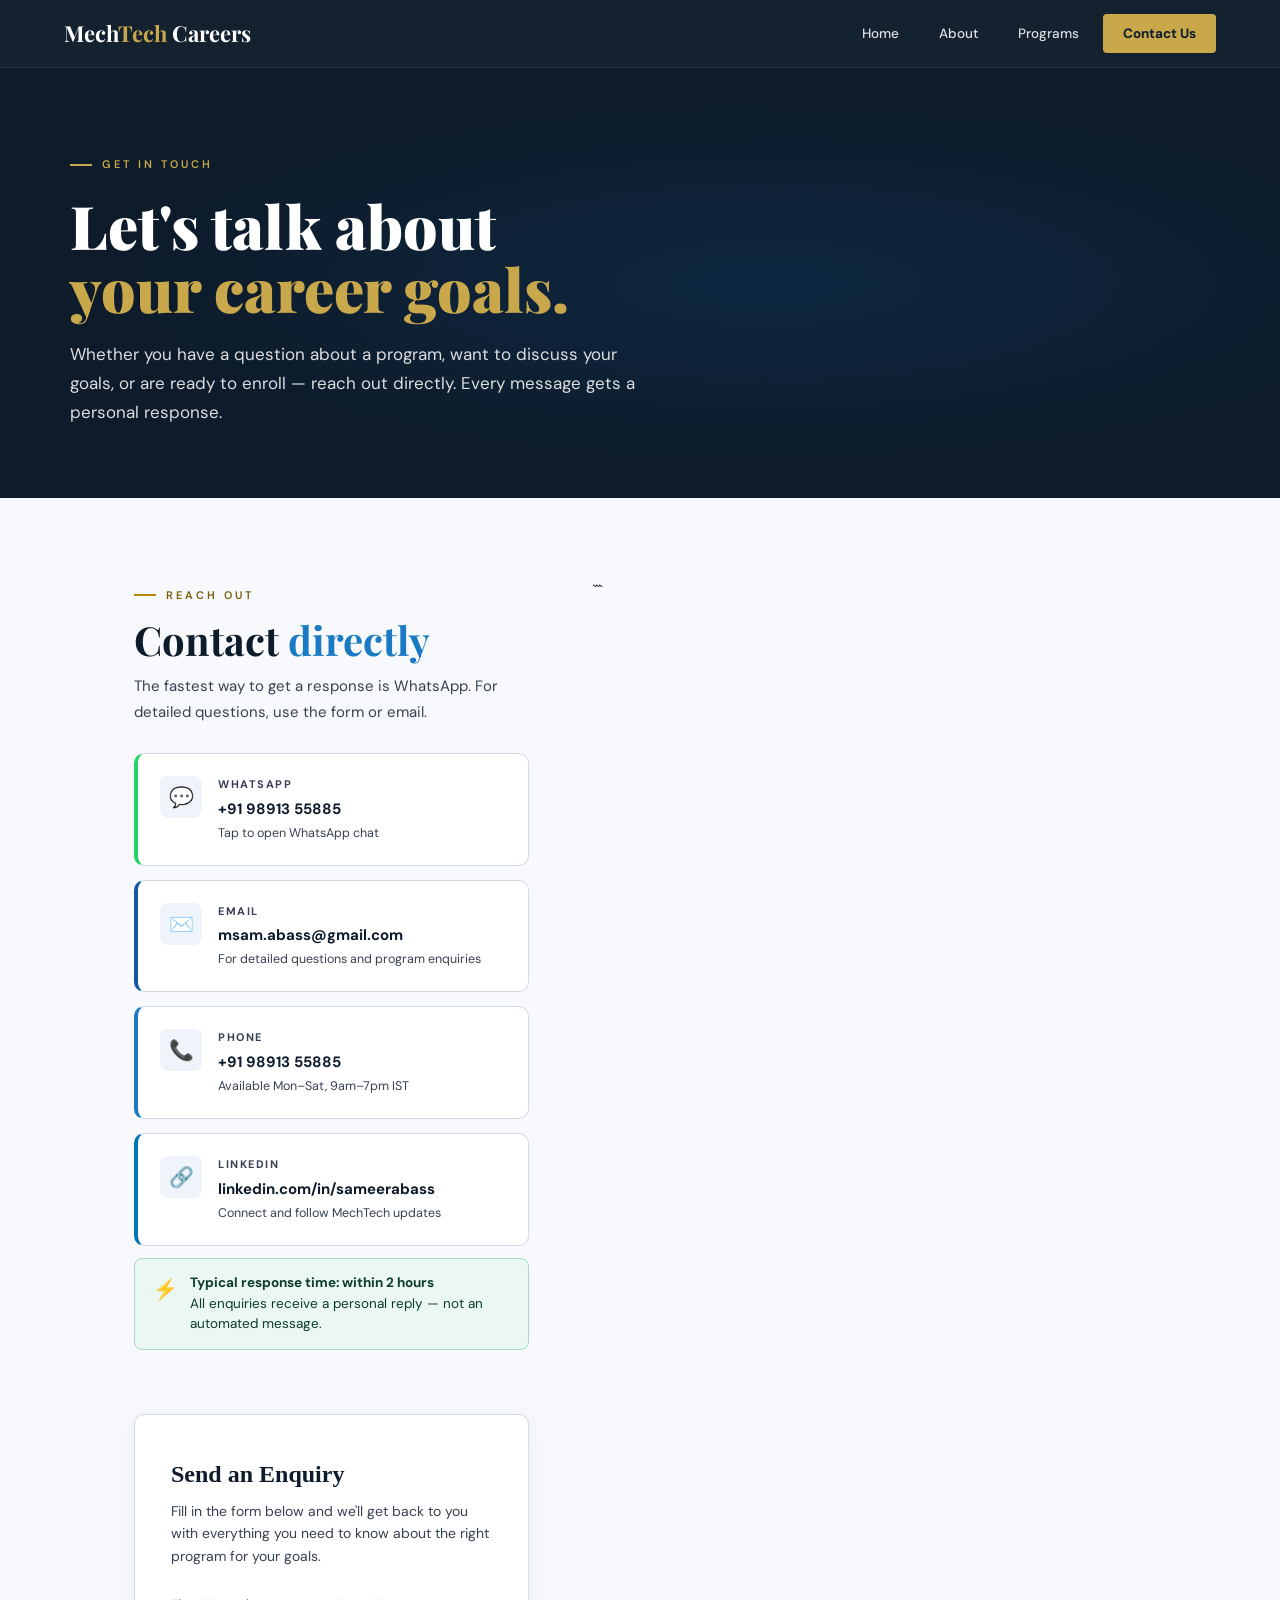
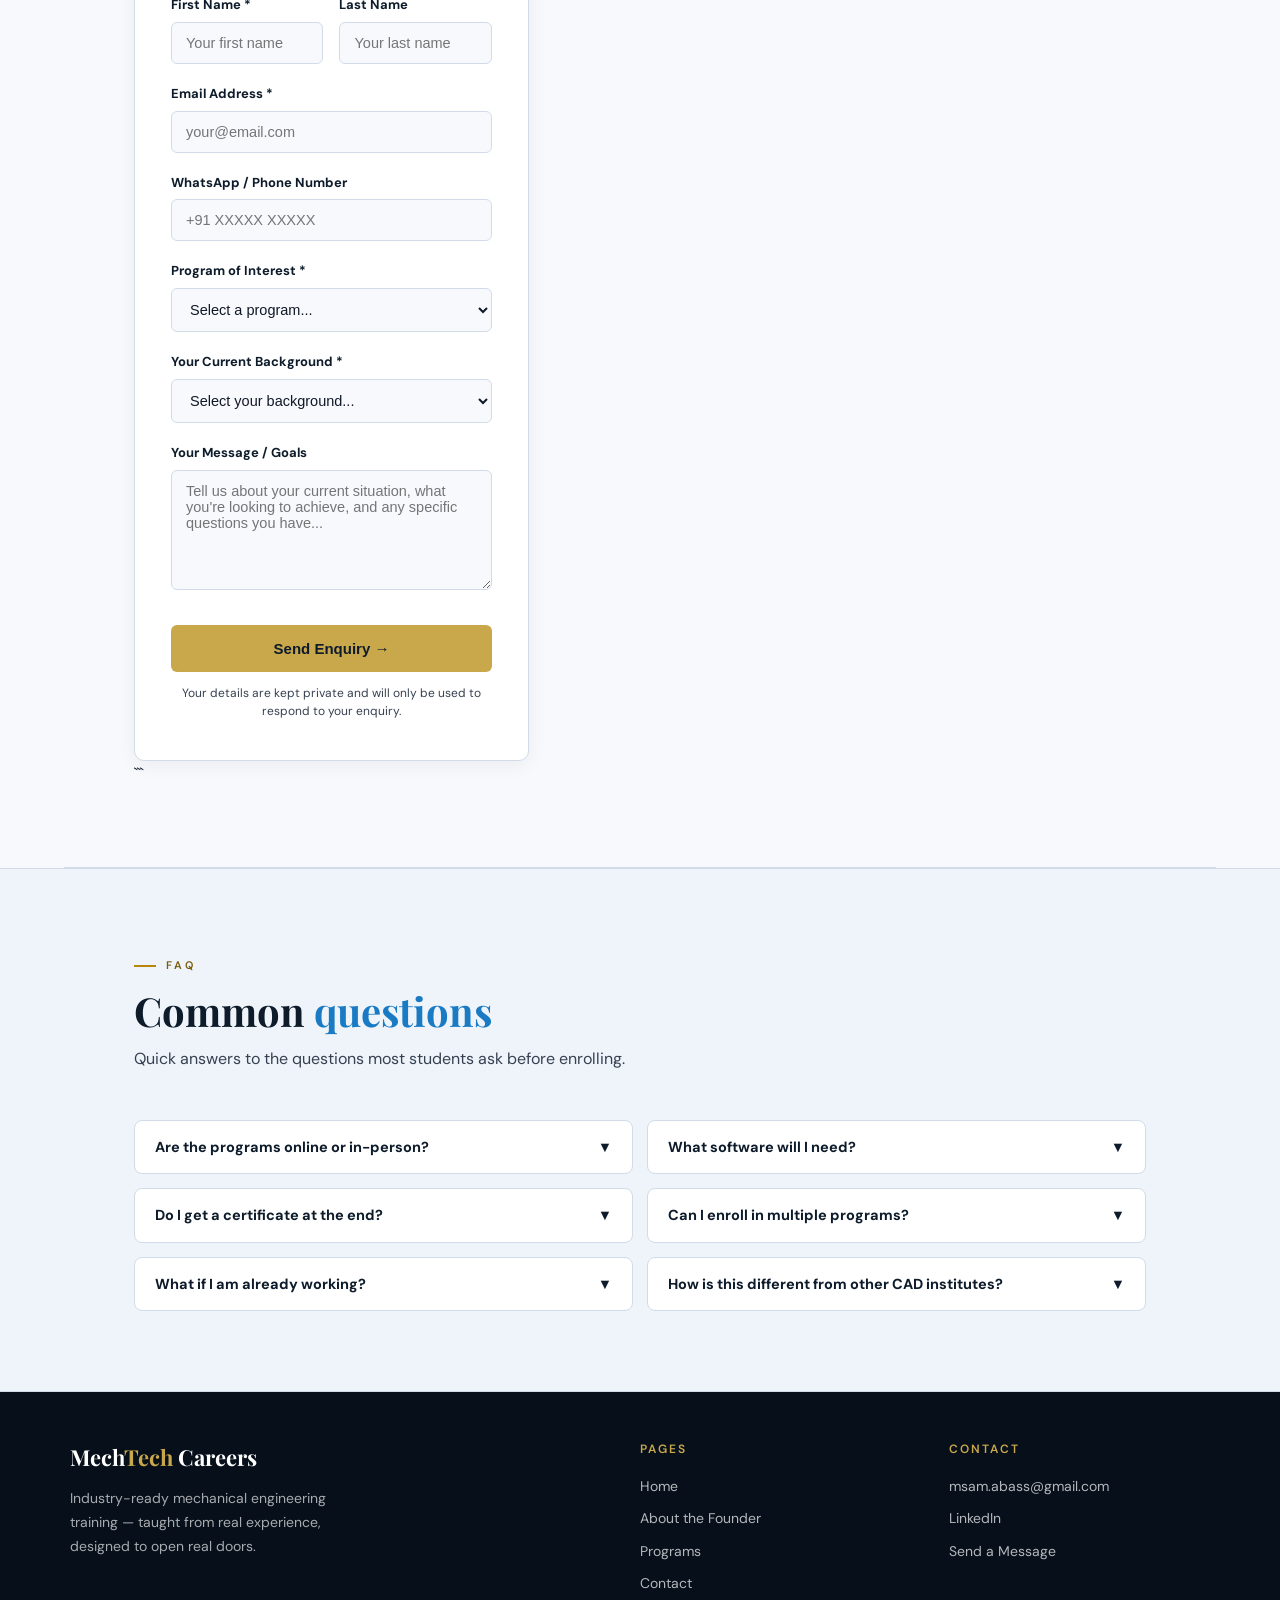
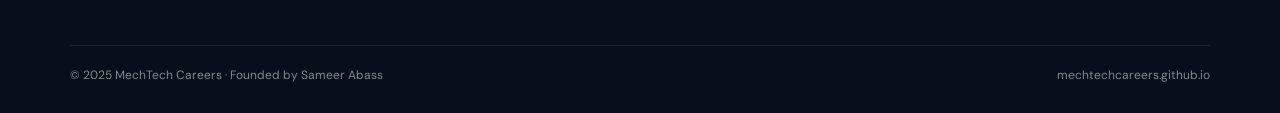
<file: contact.html>
<!DOCTYPE html>

<html lang="en">
<head>
<meta charset="UTF-8">
<meta name="viewport" content="width=device-width, initial-scale=1.0">
<title>Contact — MechTech Careers</title>
<link href="https://fonts.googleapis.com/css2?family=Playfair+Display:wght@400;700;900&family=DM+Sans:ital,wght@0,300;0,400;0,500;0,600;1,400&display=swap" rel="stylesheet">
<link rel="stylesheet" href="nav.css">
<style>
  /* ── CONTACT GRID ── */
  .contact-grid { display: grid; grid-template-columns: 1fr 1.4fr; gap: 64px; align-items: start; }

/* ── CONTACT CARDS (white — same as white-card in about.html) ── */
.contact-cards { display: flex; flex-direction: column; gap: 14px; }
.contact-card { background: #FFFFFF; border: 1px solid #D1DCE8; border-radius: 10px; padding: 22px 22px; display: flex; align-items: flex-start; gap: 16px; text-decoration: none; transition: box-shadow 0.2s, transform 0.2s; border-left: 4px solid #D1DCE8; }
.contact-card:hover { box-shadow: 0 6px 20px rgba(0,0,0,0.07); transform: translateY(-2px); }
.contact-card.whatsapp { border-left-color: #25D366; }
.contact-card.email    { border-left-color: #1557A0; }
.contact-card.phone    { border-left-color: #1A7BC4; }
.contact-card.linkedin { border-left-color: #0077B5; }
.cc-icon { width: 42px; height: 42px; border-radius: 8px; display: flex; align-items: center; justify-content: center; font-size: 20px; flex-shrink: 0; background: #EEF4FA; }
.cc-label { font-size: 11px; letter-spacing: 1.5px; text-transform: uppercase; font-weight: 700; color: #374151; margin-bottom: 3px; }
.cc-value { font-size: 15px; font-weight: 700; color: #0D1B2A; margin-bottom: 2px; }
.cc-sub { font-size: 12.5px; color: #374151; }

/* ── RESPONSE NOTE (green callout — same as .ymfu in about.html) ── */
.response-note { background: #EAF7F2; border: 1px solid #A8D8C8; border-radius: 8px; padding: 14px 18px; display: flex; align-items: flex-start; gap: 12px; margin-top: 12px; }
.response-note p { font-size: 13.5px; color: #0D3D2A; line-height: 1.55; }
.response-note strong { color: #0D3D2A; }

/* ── FORM CARD (white — same as .skill-card in about.html) ── */
.form-card { background: #FFFFFF; border: 1px solid #D1DCE8; border-radius: 10px; padding: 40px 36px; box-shadow: 0 4px 20px rgba(0,0,0,0.06); }
.form-title { font-family: ‘Playfair Display’, serif; font-size: 24px; font-weight: 700; color: #0D1B2A; margin-bottom: 6px; }
.form-sub { font-size: 14px; color: #374151; margin-bottom: 28px; line-height: 1.6; }
.form-row { display: grid; grid-template-columns: 1fr 1fr; gap: 16px; margin-bottom: 20px; }
.form-group { margin-bottom: 20px; }
label { display: block; font-size: 13px; font-weight: 700; color: #0D1B2A; margin-bottom: 6px; }
input, select, textarea { width: 100%; padding: 12px 14px; border: 1.5px solid #D1DCE8; border-radius: 6px; font-size: 14.5px; font-family: ‘DM Sans’, sans-serif; color: #111827; background: #F7F9FC; transition: border-color 0.2s, box-shadow 0.2s; outline: none; }
input:focus, select:focus, textarea:focus { border-color: #1557A0; box-shadow: 0 0 0 3px rgba(21,87,160,0.08); background: #FFFFFF; }
textarea { resize: vertical; min-height: 120px; }
select { cursor: pointer; }
.form-btn { width: 100%; background: #C9A84C; color: #0D1B2A; border: none; padding: 15px; font-size: 15px; font-weight: 700; border-radius: 6px; cursor: pointer; font-family: ‘DM Sans’, sans-serif; transition: background 0.2s, transform 0.2s; margin-top: 8px; }
.form-btn:hover { background: #dbb95a; transform: translateY(-1px); }
.form-note { font-size: 12px; color: #374151; text-align: center; margin-top: 12px; line-height: 1.5; }
.form-success { display: none; background: #EAF7F2; border: 1px solid #A8D8C8; border-radius: 8px; padding: 24px; text-align: center; margin-top: 16px; }
.form-success.show { display: block; }
.form-success strong { font-size: 16px; display: block; margin-bottom: 8px; color: #0D1B2A; }
.form-success p { font-size: 14.5px; color: #0D3D2A; line-height: 1.6; }

/* ── FAQ (tinted — same as .gap-bg in about.html) ── */
.faq-grid { display: grid; grid-template-columns: 1fr 1fr; gap: 14px; margin-top: 40px; }
.faq-item { background: #FFFFFF; border: 1px solid #D1DCE8; border-radius: 8px; overflow: hidden; }
.faq-q { display: flex; align-items: center; justify-content: space-between; padding: 16px 20px; cursor: pointer; transition: background 0.2s; user-select: none; }
.faq-q:hover { background: #EEF4FA; }
.faq-q.open { background: #EEF4FA; border-bottom: 1px solid #D1DCE8; }
.faq-q span { font-size: 14.5px; font-weight: 700; color: #0D1B2A; line-height: 1.4; }
.faq-arrow { font-size: 11px; color: #374151; transition: transform 0.3s; flex-shrink: 0; margin-left: 12px; }
.faq-q.open .faq-arrow { transform: rotate(180deg); }
.faq-a { max-height: 0; overflow: hidden; transition: max-height 0.3s ease; }
.faq-a.open { max-height: 300px; }
.faq-a-inner { padding: 14px 20px 18px; font-size: 14px; color: #374151; line-height: 1.7; }

@media(max-width:960px) {
.contact-grid { grid-template-columns: 1fr; }
.form-card { padding: 28px 22px; }
.form-row { grid-template-columns: 1fr; }
.faq-grid { grid-template-columns: 1fr; }
}
</style>

</head>
<body>

<nav class="nav" id="nav">
  <a href="index.html" class="nav-brand">Mech<span>Tech</span> Careers</a>
  <div class="nav-links">
    <a href="index.html">Home</a>
    <a href="about.html">About</a>
    <a href="programs.html">Programs</a>
    <a href="contact.html" class="active nav-cta">Contact Us</a>
  </div>
  <div class="nav-toggle" id="navToggle" onclick="toggleNav()"><span></span><span></span><span></span></div>
</nav>
<div class="nav-mobile" id="navMobile">
  <a href="index.html">Home</a>
  <a href="about.html">About the Founder</a>
  <a href="programs.html">Programs</a>
  <a href="contact.html" class="active nav-cta">Contact Us</a>
</div>

<!-- PAGE HERO -->

<section class="page-hero">
  <div class="page-hero-inner">
    <div class="page-hero-tag">Get in Touch</div>
    <h1>Let's talk about <em>your career goals.</em></h1>
    <p>Whether you have a question about a program, want to discuss your goals, or are ready to enroll — reach out directly. Every message gets a personal response.</p>
  </div>
</section>

<!-- CONTACT + FORM -->

<section class="section-light">
  <div class="wrap">
    <div class="contact-grid">
      <div>
        <div class="eyebrow">Reach Out</div>
        <h2 class="sec-title">Contact <em>directly</em></h2>
        <p style="font-size:15px;color:#374151;margin-bottom:28px;line-height:1.7;">The fastest way to get a response is WhatsApp. For detailed questions, use the form or email.</p>
        <div class="contact-cards">
          <a href="https://wa.me/91XXXXXXXXXX" target="_blank" class="contact-card whatsapp">
            <div class="cc-icon">💬</div>
            <div><div class="cc-label">WhatsApp</div><div class="cc-value">+91 98913 55885</div><div class="cc-sub">Tap to open WhatsApp chat</div></div>
          </a>
          <a href="mailto:msam.abass@gmail.com" class="contact-card email">
            <div class="cc-icon">✉️</div>
            <div><div class="cc-label">Email</div><div class="cc-value">msam.abass@gmail.com</div><div class="cc-sub">For detailed questions and program enquiries</div></div>
          </a>
          <a href="tel:+91XXXXXXXXXX" class="contact-card phone">
            <div class="cc-icon">📞</div>
            <div><div class="cc-label">Phone</div><div class="cc-value">+91 98913 55885</div><div class="cc-sub">Available Mon–Sat, 9am–7pm IST</div></div>
          </a>
          <a href="https://linkedin.com/in/sameerabass" target="_blank" class="contact-card linkedin">
            <div class="cc-icon">🔗</div>
            <div><div class="cc-label">LinkedIn</div><div class="cc-value">linkedin.com/in/sameerabass</div><div class="cc-sub">Connect and follow MechTech updates</div></div>
          </a>
        </div>
        <div class="response-note">
          <span style="font-size:20px">⚡</span>
          <p><strong>Typical response time: within 2 hours</strong><br>All enquiries receive a personal reply — not an automated message.</p>
        </div>
      </div>

```
  <div class="form-card">
    <div class="form-title">Send an Enquiry</div>
    <div class="form-sub">Fill in the form below and we'll get back to you with everything you need to know about the right program for your goals.</div>
    <form id="enquiryForm" onsubmit="submitForm(event)">
      <div class="form-row">
        <div><label for="fname">First Name *</label><input type="text" id="fname" placeholder="Your first name" required></div>
        <div><label for="lname">Last Name</label><input type="text" id="lname" placeholder="Your last name"></div>
      </div>
      <div class="form-group"><label for="email">Email Address *</label><input type="email" id="email" placeholder="your@email.com" required></div>
      <div class="form-group"><label for="phone">WhatsApp / Phone Number</label><input type="tel" id="phone" placeholder="+91 XXXXX XXXXX"></div>
      <div class="form-group">
        <label for="program">Program of Interest *</label>
        <select id="program" required>
          <option value="" disabled selected>Select a program...</option>
          <option>Mechanical Design Program</option>
          <option>CAD Professional Program</option>
          <option>Manufacturing Industry Readiness</option>
          <option>Production & Quality Engineering</option>
          <option>Career Mentorship & Overseas Guidance</option>
          <option>Multiple programs / Not sure yet</option>
        </select>
      </div>
      <div class="form-group">
        <label for="background">Your Current Background *</label>
        <select id="background" required>
          <option value="" disabled selected>Select your background...</option>
          <option>Final Year Engineering Student</option>
          <option>Fresh Graduate (0–1 year)</option>
          <option>Diploma Holder</option>
          <option>Working Professional (looking to upskill)</option>
          <option>Aspiring for Overseas / MS / Research</option>
        </select>
      </div>
      <div class="form-group"><label for="message">Your Message / Goals</label><textarea id="message" placeholder="Tell us about your current situation, what you're looking to achieve, and any specific questions you have..."></textarea></div>
      <button type="submit" class="form-btn">Send Enquiry →</button>
      <div class="form-note">Your details are kept private and will only be used to respond to your enquiry.</div>
    </form>
    <div class="form-success" id="formSuccess">
      <strong>✅ Enquiry Received!</strong>
      <p>Thank you for reaching out. You'll receive a personal response within 2-3 hours. In the meantime, connect on <a href="https://linkedin.com/in/sameerabass" style="color:#1557A0;font-weight:600">LinkedIn</a>.</p>
    </div>
  </div>
</div>
```

  </div>
</section>

<div class="divider"></div>

<!-- FAQ -->

<section class="section-tint">
  <div class="wrap">
    <div class="eyebrow">FAQ</div>
    <h2 class="sec-title">Common <em>questions</em></h2>
    <p class="sec-sub">Quick answers to the questions most students ask before enrolling.</p>
    <div class="faq-grid">
      <div class="faq-item"><div class="faq-q" onclick="toggleFaq(this)"><span>Are the programs online or in-person?</span><span class="faq-arrow">▼</span></div><div class="faq-a"><div class="faq-a-inner">Both options are available. In-person sessions are held at our training centre, and online programs are conducted via live sessions with recordings available. Contact us to discuss which format suits you.</div></div></div>
      <div class="faq-item"><div class="faq-q" onclick="toggleFaq(this)"><span>What software will I need?</span><span class="faq-arrow">▼</span></div><div class="faq-a"><div class="faq-a-inner">For CAD programs, you will need access to SolidWorks, CATIA V5, or Creo. We will guide you on obtaining student licenses or trial versions. For other programs, standard tools like MS Office are sufficient.</div></div></div>
      <div class="faq-item"><div class="faq-q" onclick="toggleFaq(this)"><span>Do I get a certificate at the end?</span><span class="faq-arrow">▼</span></div><div class="faq-a"><div class="faq-a-inner">Yes — a MechTech Careers completion certificate is issued for each program. More importantly, you will leave with a portfolio of real work that is far more valuable in interviews than a certificate alone.</div></div></div>
      <div class="faq-item"><div class="faq-q" onclick="toggleFaq(this)"><span>Can I enroll in multiple programs?</span><span class="faq-arrow">▼</span></div><div class="faq-a"><div class="faq-a-inner">Absolutely — many students combine programs like Mechanical Design + CAD Professional, or Manufacturing + Quality. We can create a custom learning path based on your goals. Just mention it in your enquiry.</div></div></div>
      <div class="faq-item"><div class="faq-q" onclick="toggleFaq(this)"><span>What if I am already working?</span><span class="faq-arrow">▼</span></div><div class="faq-a"><div class="faq-a-inner">Programs are designed to be flexible for working professionals. Weekend batches and evening sessions are available. Many working engineers join to qualify for senior roles or overseas opportunities.</div></div></div>
      <div class="faq-item"><div class="faq-q" onclick="toggleFaq(this)"><span>How is this different from other CAD institutes?</span><span class="faq-arrow">▼</span></div><div class="faq-a"><div class="faq-a-inner">Most training institutes teach software. MechTech teaches how industry actually uses that software — with real design intent, OEM-level workflows, and a founder who spent decades doing this at muliple OEM's. The difference shows up in interviews.</div></div></div>
    </div>
  </div>
</section>

<!-- FOOTER -->

<footer class="footer">
  <div class="footer-grid">
    <div><div class="footer-brand">Mech<span>Tech</span> Careers</div><p class="footer-desc">Industry-ready mechanical engineering training — taught from real experience, designed to open real doors.</p></div>
    <div class="footer-col"><h4>Pages</h4><a href="index.html">Home</a><a href="about.html">About the Founder</a><a href="programs.html">Programs</a><a href="contact.html">Contact</a></div>
    <div class="footer-col"><h4>Contact</h4><a href="mailto:msam.abass@gmail.com">msam.abass@gmail.com</a><a href="https://linkedin.com/in/sameerabass" target="_blank">LinkedIn</a><a href="contact.html">Send a Message</a></div>
  </div>
  <div class="footer-bottom"><div class="footer-copy">© 2025 MechTech Careers · Founded by Sameer Abass</div><div class="footer-copy">mechtechcareers.github.io</div></div>
</footer>

<script>
  window.addEventListener('scroll',()=>{ document.getElementById('nav').classList.toggle('scrolled',window.scrollY>20); });
  function toggleNav(){ document.getElementById('navToggle').classList.toggle('open'); document.getElementById('navMobile').classList.toggle('open'); }
  document.querySelectorAll('.nav-mobile a').forEach(a=>a.addEventListener('click',()=>{ document.getElementById('navToggle').classList.remove('open'); document.getElementById('navMobile').classList.remove('open'); }));
  function toggleFaq(el){ el.classList.toggle('open'); el.nextElementSibling.classList.toggle('open'); }
  function submitForm(e){
    e.preventDefault();
    const name=document.getElementById('fname').value+' '+document.getElementById('lname').value;
    const email=document.getElementById('email').value;
    const phone=document.getElementById('phone').value;
    const program=document.getElementById('program').value;
    const background=document.getElementById('background').value;
    const message=document.getElementById('message').value;
    const waMsg=encodeURIComponent(`*New MechTech Enquiry*\n\nName: ${name}\nEmail: ${email}\nPhone: ${phone}\nProgram: ${program}\nBackground: ${background}\n\nMessage: ${message}`);
    window.open(`https://wa.me/91XXXXXXXXXX?text=${waMsg}`,'_blank');
    document.getElementById('enquiryForm').style.display='none';
    document.getElementById('formSuccess').classList.add('show');
  }
</script>

</body>
</html>
</file>
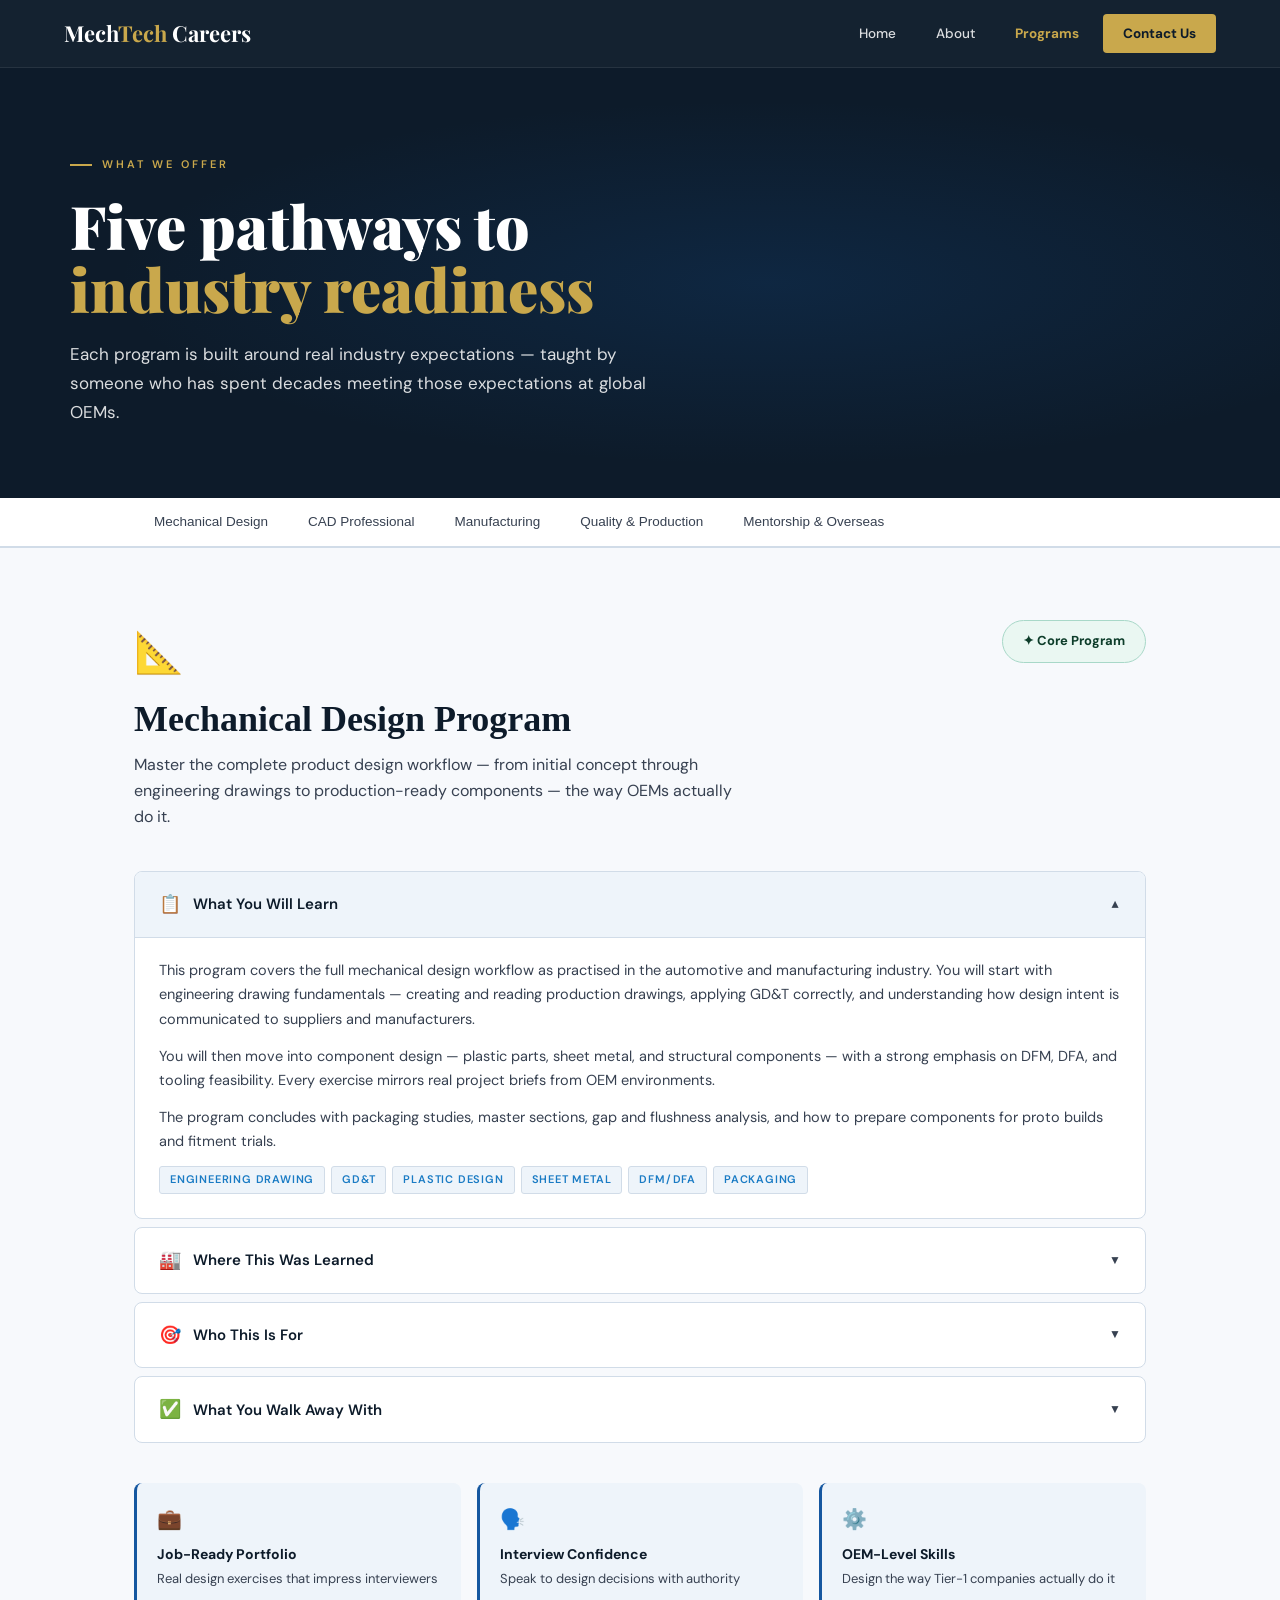
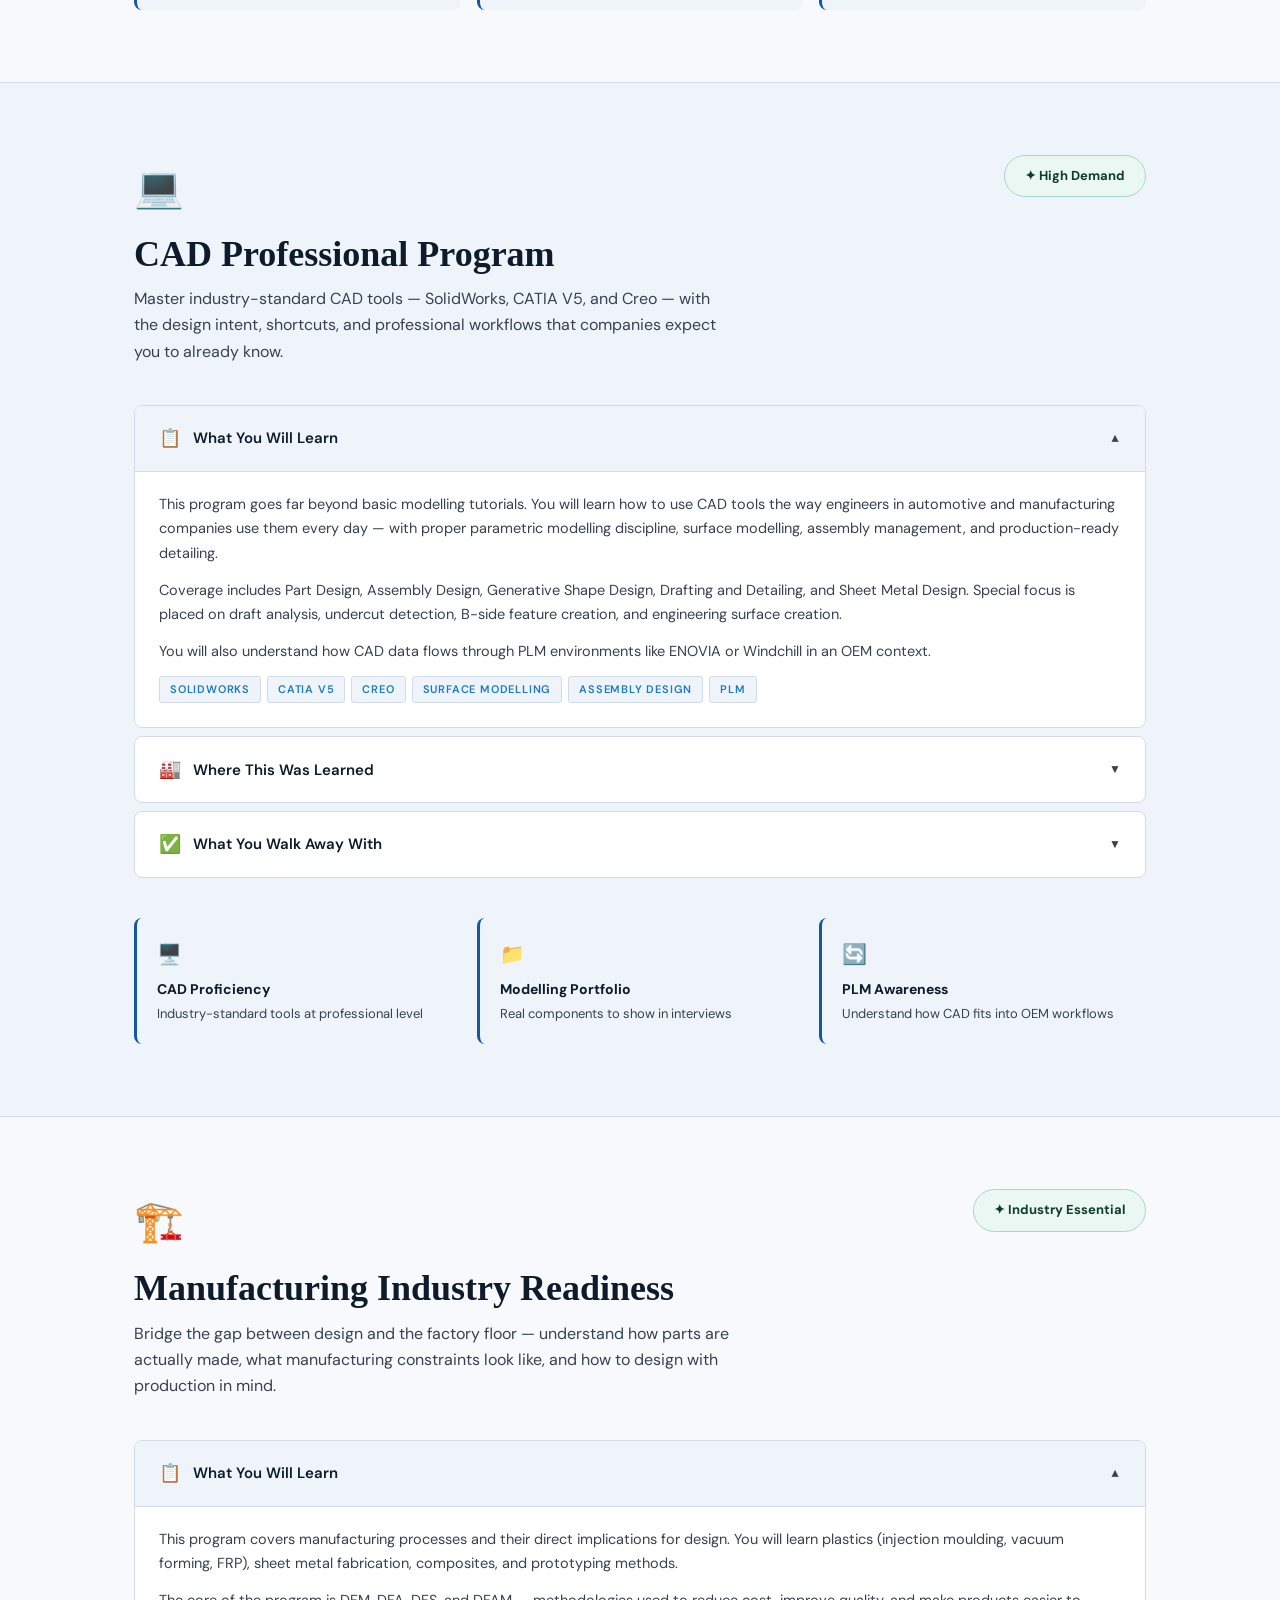
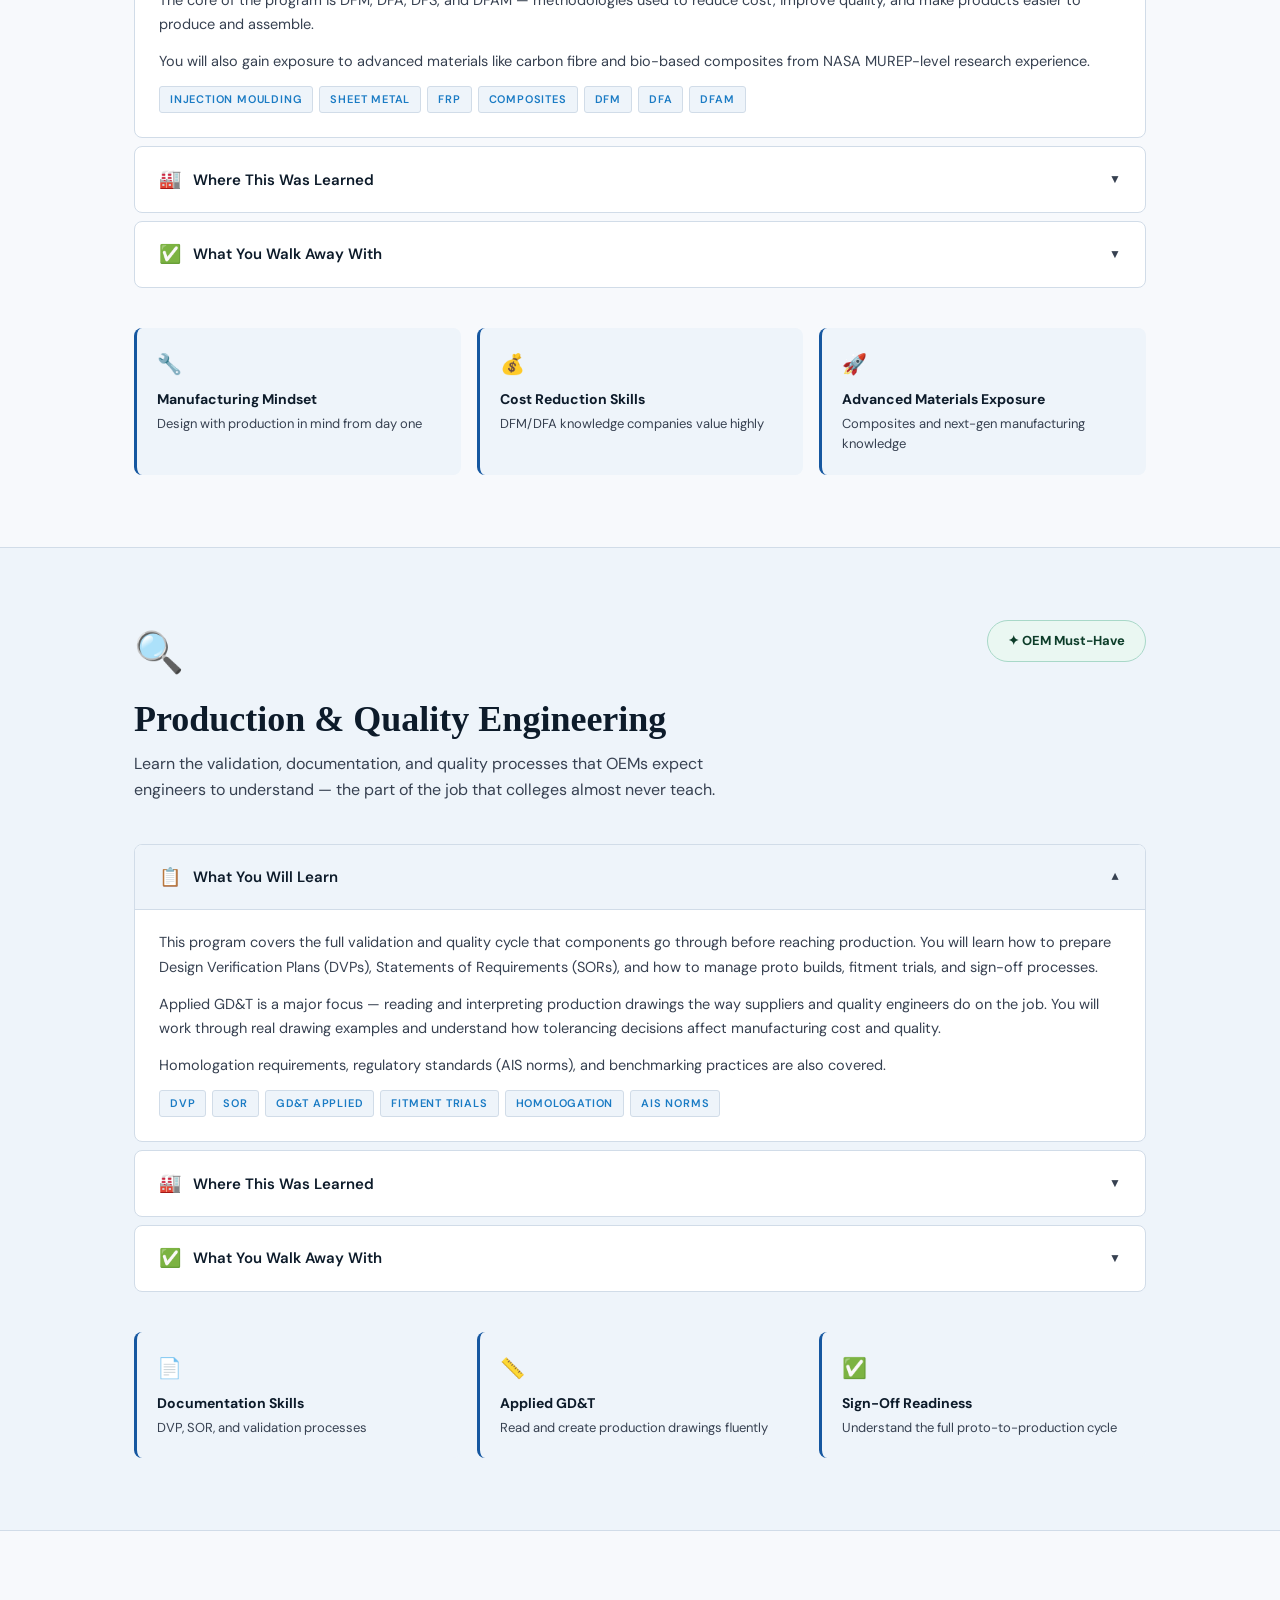
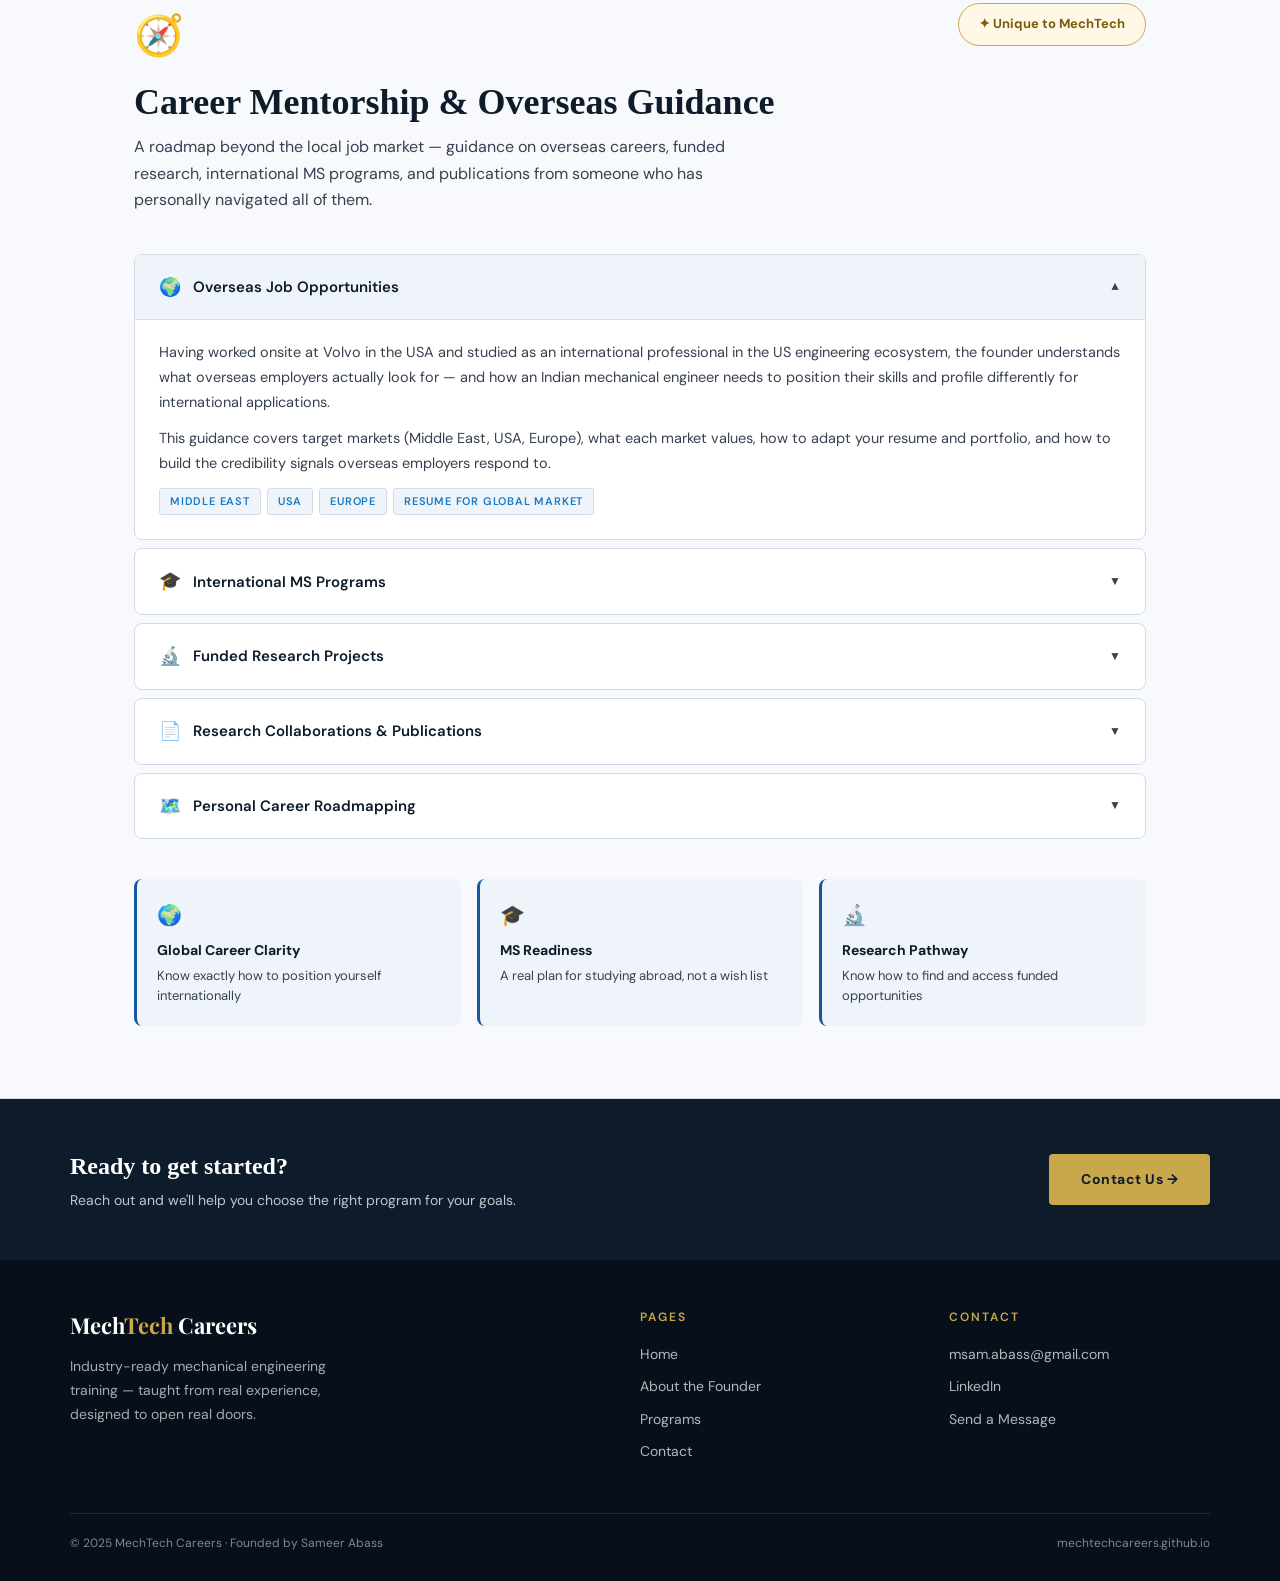
<file: programs.html>
<!DOCTYPE html>

<html lang="en">
<head>
<meta charset="UTF-8">
<meta name="viewport" content="width=device-width, initial-scale=1.0">
<title>Programs — MechTech Careers</title>
<link href="https://fonts.googleapis.com/css2?family=Playfair+Display:wght@400;700;900&family=DM+Sans:ital,wght@0,300;0,400;0,500;0,600;1,400&display=swap" rel="stylesheet">
<link rel="stylesheet" href="nav.css">
<style>
  /* ── PROGRAM TABS (white sticky bar) ── */
  .prog-tabs { background: #FFFFFF; border-bottom: 2px solid #D1DCE8; position: sticky; top: 68px; z-index: 100; }
  .prog-tabs-inner { max-width: 1140px; margin: 0 auto; padding: 0 64px; display: flex; overflow-x: auto; }
  .prog-tab { font-size: 13.5px; font-weight: 500; color: #374151; padding: 16px 20px; border-bottom: 3px solid transparent; margin-bottom: -2px; cursor: pointer; white-space: nowrap; background: none; border-top: none; border-left: none; border-right: none; transition: color 0.2s, border-color 0.2s; }
  .prog-tab:hover { color: #0D1B2A; }
  .prog-tab.active { color: #1557A0; border-bottom-color: #1557A0; font-weight: 700; }

/* ── PROGRAM SECTION (light bg — same as wrap areas in about.html) ── */
.prog-section { padding: 72px 0; border-bottom: 1px solid #D1DCE8; background: #F7F9FC; }
.prog-section:nth-child(even) { background: #EEF4FA; }
.prog-section:last-child { border-bottom: none; }
.prog-inner { max-width: 1140px; margin: 0 auto; padding: 0 64px; }

/* ── PROGRAM HEADER ── */
.prog-header { display: grid; grid-template-columns: 1fr auto; gap: 32px; align-items: start; margin-bottom: 40px; }
.prog-icon-big { font-size: 40px; margin-bottom: 14px; }
.prog-title { font-family: ‘Playfair Display’, serif; font-size: clamp(26px,3.5vw,36px); font-weight: 700; color: #0D1B2A; line-height: 1.2; margin-bottom: 10px; }
.prog-tagline { font-size: 16px; color: #374151; line-height: 1.65; max-width: 600px; }
.prog-badge { background: #EAF7F2; border: 1px solid #A8D8C8; border-radius: 40px; padding: 10px 20px; font-size: 13px; font-weight: 700; color: #0D3D2A; white-space: nowrap; }
.prog-badge-gold { background: #FFF8E7; border: 1px solid #C9A84C; border-radius: 40px; padding: 10px 20px; font-size: 13px; font-weight: 700; color: #7A5C0A; white-space: nowrap; }

/* ── ACCORDION (white card — same as skill-cards in about.html) ── */
.accordion { display: flex; flex-direction: column; gap: 8px; }
.acc-item { border: 1px solid #D1DCE8; border-radius: 8px; overflow: hidden; background: #FFFFFF; }
.acc-header { display: flex; align-items: center; justify-content: space-between; padding: 18px 24px; cursor: pointer; user-select: none; transition: background 0.2s; }
.acc-header:hover { background: #EEF4FA; }
.acc-header.open { background: #EEF4FA; border-bottom: 1px solid #D1DCE8; }
.acc-title { font-size: 15px; font-weight: 600; color: #0D1B2A; display: flex; align-items: center; gap: 12px; }
.acc-icon { font-size: 18px; }
.acc-arrow { font-size: 12px; color: #374151; transition: transform 0.3s; flex-shrink: 0; }
.acc-header.open .acc-arrow { transform: rotate(180deg); }
.acc-body { max-height: 0; overflow: hidden; transition: max-height 0.35s ease; }
.acc-body.open { max-height: 600px; }
.acc-content { padding: 20px 24px 24px; }
.acc-content p { font-size: 14.5px; color: #374151; line-height: 1.7; margin-bottom: 12px; }
.acc-content p:last-child { margin-bottom: 0; }
.acc-tags { display: flex; flex-wrap: wrap; gap: 6px; margin-top: 12px; }
.acc-tag { font-size: 11px; letter-spacing: 0.8px; text-transform: uppercase; background: #EEF4FA; border: 1px solid #D1DCE8; color: #1A7BC4; padding: 4px 10px; border-radius: 3px; font-weight: 600; }

/* ── OUTCOMES (tinted — same as gap items in about.html) ── */
.outcomes { display: grid; grid-template-columns: repeat(3,1fr); gap: 16px; margin-top: 40px; }
.outcome { background: #EEF4FA; border-radius: 8px; padding: 20px; border-left: 3px solid #1557A0; }
.outcome-icon { font-size: 20px; margin-bottom: 8px; }
.outcome-title { font-size: 14px; font-weight: 700; color: #0D1B2A; margin-bottom: 4px; }
.outcome-desc { font-size: 13px; color: #374151; line-height: 1.55; }

/* ── CTA STRIP (dark navy) ── */
.cta-strip { background: #0D1B2A; padding: 48px 64px; }
.cta-strip-inner { max-width: 1140px; margin: 0 auto; display: flex; align-items: center; justify-content: space-between; gap: 32px; }
.cta-strip h3 { font-family: ‘Playfair Display’, serif; font-size: 24px; color: #ffffff; font-weight: 700; }
.cta-strip p { font-size: 14px; color: rgba(255,255,255,0.75); margin-top: 4px; }

@media(max-width:960px) {
.prog-tabs-inner { padding: 0 28px; }
.prog-inner { padding: 0 28px; }
.prog-header { grid-template-columns: 1fr; }
.outcomes { grid-template-columns: 1fr 1fr; }
.cta-strip { padding: 36px 28px; }
.cta-strip-inner { flex-direction: column; text-align: center; }
}
@media(max-width:580px) { .outcomes { grid-template-columns: 1fr; } }
</style>

</head>
<body>

<nav class="nav" id="nav">
  <a href="index.html" class="nav-brand">Mech<span>Tech</span> Careers</a>
  <div class="nav-links">
    <a href="index.html">Home</a>
    <a href="about.html">About</a>
    <a href="programs.html" class="active">Programs</a>
    <a href="contact.html" class="nav-cta">Contact Us</a>
  </div>
  <div class="nav-toggle" id="navToggle" onclick="toggleNav()"><span></span><span></span><span></span></div>
</nav>
<div class="nav-mobile" id="navMobile">
  <a href="index.html">Home</a>
  <a href="about.html">About the Founder</a>
  <a href="programs.html" class="active">Programs</a>
  <a href="contact.html" class="nav-cta">Contact Us</a>
</div>

<!-- PAGE HERO -->

<section class="page-hero">
  <div class="page-hero-inner">
    <div class="page-hero-tag">What We Offer</div>
    <h1>Five pathways to <em>industry readiness</em></h1>
    <p>Each program is built around real industry expectations — taught by someone who has spent decades meeting those expectations at global OEMs.</p>
  </div>
</section>

<!-- STICKY TABS -->

<div class="prog-tabs">
  <div class="prog-tabs-inner">
    <button class="prog-tab active" onclick="jumpTo('mechanical-design',this)">Mechanical Design</button>
    <button class="prog-tab" onclick="jumpTo('cad',this)">CAD Professional</button>
    <button class="prog-tab" onclick="jumpTo('manufacturing',this)">Manufacturing</button>
    <button class="prog-tab" onclick="jumpTo('quality',this)">Quality & Production</button>
    <button class="prog-tab" onclick="jumpTo('mentorship',this)">Mentorship & Overseas</button>
  </div>
</div>

<!-- PROGRAM 1 -->

<section class="prog-section" id="mechanical-design">
  <div class="prog-inner">
    <div class="prog-header">
      <div><div class="prog-icon-big">📐</div><div class="prog-title">Mechanical Design Program</div><div class="prog-tagline">Master the complete product design workflow — from initial concept through engineering drawings to production-ready components — the way OEMs actually do it.</div></div>
      <div class="prog-badge">✦ Core Program</div>
    </div>
    <div class="accordion">
      <div class="acc-item">
        <div class="acc-header open" onclick="toggleAcc(this)"><div class="acc-title"><span class="acc-icon">📋</span>What You Will Learn</div><span class="acc-arrow">▼</span></div>
        <div class="acc-body open"><div class="acc-content">
          <p>This program covers the full mechanical design workflow as practised in the automotive and manufacturing industry. You will start with engineering drawing fundamentals — creating and reading production drawings, applying GD&T correctly, and understanding how design intent is communicated to suppliers and manufacturers.</p>
          <p>You will then move into component design — plastic parts, sheet metal, and structural components — with a strong emphasis on DFM, DFA, and tooling feasibility. Every exercise mirrors real project briefs from OEM environments.</p>
          <p>The program concludes with packaging studies, master sections, gap and flushness analysis, and how to prepare components for proto builds and fitment trials.</p>
          <div class="acc-tags"><span class="acc-tag">Engineering Drawing</span><span class="acc-tag">GD&T</span><span class="acc-tag">Plastic Design</span><span class="acc-tag">Sheet Metal</span><span class="acc-tag">DFM/DFA</span><span class="acc-tag">Packaging</span></div>
        </div></div>
      </div>
      <div class="acc-item">
        <div class="acc-header" onclick="toggleAcc(this)"><div class="acc-title"><span class="acc-icon">🏭</span>Where This Was Learned</div><span class="acc-arrow">▼</span></div>
        <div class="acc-body"><div class="acc-content">
          <p>This program draws directly from decades of design work at Volvo Eicher Commercial Vehicles and Force Motors Ltd. — where the instructor designed interior trims, seating systems, structural brackets, and ambulance variants for real vehicle platforms, including onsite work at Volvo Greensboro, USA.</p>
        </div></div>
      </div>
      <div class="acc-item">
        <div class="acc-header" onclick="toggleAcc(this)"><div class="acc-title"><span class="acc-icon">🎯</span>Who This Is For</div><span class="acc-arrow">▼</span></div>
        <div class="acc-body"><div class="acc-content">
          <p>Final year mechanical engineering students, fresh graduates, and diploma holders who want to go beyond textbook design and learn how industry-level product design is actually practised. Also suitable for early-career engineers who want to formalise and strengthen their design skills.</p>
        </div></div>
      </div>
      <div class="acc-item">
        <div class="acc-header" onclick="toggleAcc(this)"><div class="acc-title"><span class="acc-icon">✅</span>What You Walk Away With</div><span class="acc-arrow">▼</span></div>
        <div class="acc-body"><div class="acc-content">
          <p>A portfolio of real design exercises — plastic components, sheet metal parts, and assembly drawings — that demonstrate industry-level design competency. You will also have the vocabulary, the workflow understanding, and the confidence to walk into a design role and contribute from week one.</p>
        </div></div>
      </div>
    </div>
    <div class="outcomes">
      <div class="outcome"><div class="outcome-icon">💼</div><div class="outcome-title">Job-Ready Portfolio</div><div class="outcome-desc">Real design exercises that impress interviewers</div></div>
      <div class="outcome"><div class="outcome-icon">🗣️</div><div class="outcome-title">Interview Confidence</div><div class="outcome-desc">Speak to design decisions with authority</div></div>
      <div class="outcome"><div class="outcome-icon">⚙️</div><div class="outcome-title">OEM-Level Skills</div><div class="outcome-desc">Design the way Tier-1 companies actually do it</div></div>
    </div>
  </div>
</section>

<!-- PROGRAM 2 -->

<section class="prog-section" id="cad">
  <div class="prog-inner">
    <div class="prog-header">
      <div><div class="prog-icon-big">💻</div><div class="prog-title">CAD Professional Program</div><div class="prog-tagline">Master industry-standard CAD tools — SolidWorks, CATIA V5, and Creo — with the design intent, shortcuts, and professional workflows that companies expect you to already know.</div></div>
      <div class="prog-badge">✦ High Demand</div>
    </div>
    <div class="accordion">
      <div class="acc-item">
        <div class="acc-header open" onclick="toggleAcc(this)"><div class="acc-title"><span class="acc-icon">📋</span>What You Will Learn</div><span class="acc-arrow">▼</span></div>
        <div class="acc-body open"><div class="acc-content">
          <p>This program goes far beyond basic modelling tutorials. You will learn how to use CAD tools the way engineers in automotive and manufacturing companies use them every day — with proper parametric modelling discipline, surface modelling, assembly management, and production-ready detailing.</p>
          <p>Coverage includes Part Design, Assembly Design, Generative Shape Design, Drafting and Detailing, and Sheet Metal Design. Special focus is placed on draft analysis, undercut detection, B-side feature creation, and engineering surface creation.</p>
          <p>You will also understand how CAD data flows through PLM environments like ENOVIA or Windchill in an OEM context.</p>
          <div class="acc-tags"><span class="acc-tag">SolidWorks</span><span class="acc-tag">CATIA V5</span><span class="acc-tag">Creo</span><span class="acc-tag">Surface Modelling</span><span class="acc-tag">Assembly Design</span><span class="acc-tag">PLM</span></div>
        </div></div>
      </div>
      <div class="acc-item">
        <div class="acc-header" onclick="toggleAcc(this)"><div class="acc-title"><span class="acc-icon">🏭</span>Where This Was Learned</div><span class="acc-arrow">▼</span></div>
        <div class="acc-body"><div class="acc-content">
          <p>The instructor spent decades using CATIA V5, Creo, and SolidWorks on live vehicle projects at Volvo Eicher and Force Motors — including onsite work at Volvo's global facility in Greensboro, USA, where PLM tools ENOVIA and KOLA were used daily alongside CAD workflows.</p>
        </div></div>
      </div>
      <div class="acc-item">
        <div class="acc-header" onclick="toggleAcc(this)"><div class="acc-title"><span class="acc-icon">✅</span>What You Walk Away With</div><span class="acc-arrow">▼</span></div>
        <div class="acc-body"><div class="acc-content">
          <p>Practical proficiency in one or more industry-standard CAD tools, a portfolio of modelling exercises that demonstrate your capability, and an understanding of how CAD fits into the broader product development and PLM workflow of an OEM.</p>
        </div></div>
      </div>
    </div>
    <div class="outcomes">
      <div class="outcome"><div class="outcome-icon">🖥️</div><div class="outcome-title">CAD Proficiency</div><div class="outcome-desc">Industry-standard tools at professional level</div></div>
      <div class="outcome"><div class="outcome-icon">📁</div><div class="outcome-title">Modelling Portfolio</div><div class="outcome-desc">Real components to show in interviews</div></div>
      <div class="outcome"><div class="outcome-icon">🔄</div><div class="outcome-title">PLM Awareness</div><div class="outcome-desc">Understand how CAD fits into OEM workflows</div></div>
    </div>
  </div>
</section>

<!-- PROGRAM 3 -->

<section class="prog-section" id="manufacturing">
  <div class="prog-inner">
    <div class="prog-header">
      <div><div class="prog-icon-big">🏗️</div><div class="prog-title">Manufacturing Industry Readiness</div><div class="prog-tagline">Bridge the gap between design and the factory floor — understand how parts are actually made, what manufacturing constraints look like, and how to design with production in mind.</div></div>
      <div class="prog-badge">✦ Industry Essential</div>
    </div>
    <div class="accordion">
      <div class="acc-item">
        <div class="acc-header open" onclick="toggleAcc(this)"><div class="acc-title"><span class="acc-icon">📋</span>What You Will Learn</div><span class="acc-arrow">▼</span></div>
        <div class="acc-body open"><div class="acc-content">
          <p>This program covers manufacturing processes and their direct implications for design. You will learn plastics (injection moulding, vacuum forming, FRP), sheet metal fabrication, composites, and prototyping methods.</p>
          <p>The core of the program is DFM, DFA, DFS, and DFAM — methodologies used to reduce cost, improve quality, and make products easier to produce and assemble.</p>
          <p>You will also gain exposure to advanced materials like carbon fibre and bio-based composites from NASA MUREP-level research experience.</p>
          <div class="acc-tags"><span class="acc-tag">Injection Moulding</span><span class="acc-tag">Sheet Metal</span><span class="acc-tag">FRP</span><span class="acc-tag">Composites</span><span class="acc-tag">DFM</span><span class="acc-tag">DFA</span><span class="acc-tag">DFAM</span></div>
        </div></div>
      </div>
      <div class="acc-item">
        <div class="acc-header" onclick="toggleAcc(this)"><div class="acc-title"><span class="acc-icon">🏭</span>Where This Was Learned</div><span class="acc-arrow">▼</span></div>
        <div class="acc-body"><div class="acc-content">
          <p>Live production environments at Force Motors and Volvo Eicher, combined with NASA MUREP-funded composite structures research at the University of North Texas — covering carbon fibre fabrication, foam infusion, and mechanical testing.</p>
        </div></div>
      </div>
      <div class="acc-item">
        <div class="acc-header" onclick="toggleAcc(this)"><div class="acc-title"><span class="acc-icon">✅</span>What You Walk Away With</div><span class="acc-arrow">▼</span></div>
        <div class="acc-body"><div class="acc-content">
          <p>A manufacturing mindset that makes you a better designer — you will think about how parts are made from the moment you start sketching. This is the knowledge that makes senior engineers trust fresh hires, and it is almost never taught in college.</p>
        </div></div>
      </div>
    </div>
    <div class="outcomes">
      <div class="outcome"><div class="outcome-icon">🔧</div><div class="outcome-title">Manufacturing Mindset</div><div class="outcome-desc">Design with production in mind from day one</div></div>
      <div class="outcome"><div class="outcome-icon">💰</div><div class="outcome-title">Cost Reduction Skills</div><div class="outcome-desc">DFM/DFA knowledge companies value highly</div></div>
      <div class="outcome"><div class="outcome-icon">🚀</div><div class="outcome-title">Advanced Materials Exposure</div><div class="outcome-desc">Composites and next-gen manufacturing knowledge</div></div>
    </div>
  </div>
</section>

<!-- PROGRAM 4 -->

<section class="prog-section" id="quality">
  <div class="prog-inner">
    <div class="prog-header">
      <div><div class="prog-icon-big">🔍</div><div class="prog-title">Production & Quality Engineering</div><div class="prog-tagline">Learn the validation, documentation, and quality processes that OEMs expect engineers to understand — the part of the job that colleges almost never teach.</div></div>
      <div class="prog-badge">✦ OEM Must-Have</div>
    </div>
    <div class="accordion">
      <div class="acc-item">
        <div class="acc-header open" onclick="toggleAcc(this)"><div class="acc-title"><span class="acc-icon">📋</span>What You Will Learn</div><span class="acc-arrow">▼</span></div>
        <div class="acc-body open"><div class="acc-content">
          <p>This program covers the full validation and quality cycle that components go through before reaching production. You will learn how to prepare Design Verification Plans (DVPs), Statements of Requirements (SORs), and how to manage proto builds, fitment trials, and sign-off processes.</p>
          <p>Applied GD&T is a major focus — reading and interpreting production drawings the way suppliers and quality engineers do on the job. You will work through real drawing examples and understand how tolerancing decisions affect manufacturing cost and quality.</p>
          <p>Homologation requirements, regulatory standards (AIS norms), and benchmarking practices are also covered.</p>
          <div class="acc-tags"><span class="acc-tag">DVP</span><span class="acc-tag">SOR</span><span class="acc-tag">GD&T Applied</span><span class="acc-tag">Fitment Trials</span><span class="acc-tag">Homologation</span><span class="acc-tag">AIS Norms</span></div>
        </div></div>
      </div>
      <div class="acc-item">
        <div class="acc-header" onclick="toggleAcc(this)"><div class="acc-title"><span class="acc-icon">🏭</span>Where This Was Learned</div><span class="acc-arrow">▼</span></div>
        <div class="acc-body"><div class="acc-content">
          <p>Years of DVP and SOR preparation, fitment trial management, and homologation sign-offs at Force Motors and Volvo Eicher — covering M1/M2 passenger vehicles, commercial trucks, and government-specification ambulance variants.</p>
        </div></div>
      </div>
      <div class="acc-item">
        <div class="acc-header" onclick="toggleAcc(this)"><div class="acc-title"><span class="acc-icon">✅</span>What You Walk Away With</div><span class="acc-arrow">▼</span></div>
        <div class="acc-body"><div class="acc-content">
          <p>The ability to read and create production-level documentation, understand the validation cycle from design to sign-off, and speak confidently in interviews about quality and verification processes. Most fresh engineers take 2 years to learn this on the job — you will know it before you start.</p>
        </div></div>
      </div>
    </div>
    <div class="outcomes">
      <div class="outcome"><div class="outcome-icon">📄</div><div class="outcome-title">Documentation Skills</div><div class="outcome-desc">DVP, SOR, and validation processes</div></div>
      <div class="outcome"><div class="outcome-icon">📏</div><div class="outcome-title">Applied GD&T</div><div class="outcome-desc">Read and create production drawings fluently</div></div>
      <div class="outcome"><div class="outcome-icon">✅</div><div class="outcome-title">Sign-Off Readiness</div><div class="outcome-desc">Understand the full proto-to-production cycle</div></div>
    </div>
  </div>
</section>

<!-- PROGRAM 5 -->

<section class="prog-section" id="mentorship">
  <div class="prog-inner">
    <div class="prog-header">
      <div><div class="prog-icon-big">🧭</div><div class="prog-title">Career Mentorship & Overseas Guidance</div><div class="prog-tagline">A roadmap beyond the local job market — guidance on overseas careers, funded research, international MS programs, and publications from someone who has personally navigated all of them.</div></div>
      <div class="prog-badge-gold">✦ Unique to MechTech</div>
    </div>
    <div class="accordion">
      <div class="acc-item">
        <div class="acc-header open" onclick="toggleAcc(this)"><div class="acc-title"><span class="acc-icon">🌍</span>Overseas Job Opportunities</div><span class="acc-arrow">▼</span></div>
        <div class="acc-body open"><div class="acc-content">
          <p>Having worked onsite at Volvo in the USA and studied as an international professional in the US engineering ecosystem, the founder understands what overseas employers actually look for — and how an Indian mechanical engineer needs to position their skills and profile differently for international applications.</p>
          <p>This guidance covers target markets (Middle East, USA, Europe), what each market values, how to adapt your resume and portfolio, and how to build the credibility signals overseas employers respond to.</p>
          <div class="acc-tags"><span class="acc-tag">Middle East</span><span class="acc-tag">USA</span><span class="acc-tag">Europe</span><span class="acc-tag">Resume for Global Market</span></div>
        </div></div>
      </div>
      <div class="acc-item">
        <div class="acc-header" onclick="toggleAcc(this)"><div class="acc-title"><span class="acc-icon">🎓</span>International MS Programs</div><span class="acc-arrow">▼</span></div>
        <div class="acc-body"><div class="acc-content">
          <p>Navigating an MS abroad — university shortlisting, SOP writing, funding options, scholarship applications, and the realities of life as an international engineering student — was lived first-hand at the University of North Texas. Guidance here comes from direct experience, not a consultancy script.</p>
          <div class="acc-tags"><span class="acc-tag">MS Admissions</span><span class="acc-tag">SOP Writing</span><span class="acc-tag">Scholarships</span><span class="acc-tag">University Shortlisting</span></div>
        </div></div>
      </div>
      <div class="acc-item">
        <div class="acc-header" onclick="toggleAcc(this)"><div class="acc-title"><span class="acc-icon">🔬</span>Funded Research Projects</div><span class="acc-arrow">▼</span></div>
        <div class="acc-body"><div class="acc-content">
          <p>The founder worked on a NASA MUREP-funded project — a federally sponsored research grant — while completing a Master's at UNT. That experience provides real, practical guidance on how to identify funded research opportunities, how to approach professors, and how to position yourself as a strong candidate for assistantships and grants.</p>
          <div class="acc-tags"><span class="acc-tag">NASA MUREP</span><span class="acc-tag">Research Grants</span><span class="acc-tag">Assistantships</span><span class="acc-tag">DST/SERB</span></div>
        </div></div>
      </div>
      <div class="acc-item">
        <div class="acc-header" onclick="toggleAcc(this)"><div class="acc-title"><span class="acc-icon">📄</span>Research Collaborations & Publications</div><span class="acc-arrow">▼</span></div>
        <div class="acc-body"><div class="acc-content">
          <p>With international conference presentations and a co-authored publication currently under review, the founder can guide students interested in building a research profile — from finding collaboration opportunities to writing and submitting papers.</p>
          <div class="acc-tags"><span class="acc-tag">Publications</span><span class="acc-tag">Conference Presentations</span><span class="acc-tag">Research Collaborations</span></div>
        </div></div>
      </div>
      <div class="acc-item">
        <div class="acc-header" onclick="toggleAcc(this)"><div class="acc-title"><span class="acc-icon">🗺️</span>Personal Career Roadmapping</div><span class="acc-arrow">▼</span></div>
        <div class="acc-body"><div class="acc-content">
          <p>Whether your goal is a local design role, an overseas job, an MS program, or a research career — the founder can sit down with you and map a realistic, specific path from where you are today to where you want to go. This is personalised mentorship drawing on decades of real industry experience and the founder's own journey from India to global OEMs to US research institutions.</p>
        </div></div>
      </div>
    </div>
    <div class="outcomes">
      <div class="outcome"><div class="outcome-icon">🌍</div><div class="outcome-title">Global Career Clarity</div><div class="outcome-desc">Know exactly how to position yourself internationally</div></div>
      <div class="outcome"><div class="outcome-icon">🎓</div><div class="outcome-title">MS Readiness</div><div class="outcome-desc">A real plan for studying abroad, not a wish list</div></div>
      <div class="outcome"><div class="outcome-icon">🔬</div><div class="outcome-title">Research Pathway</div><div class="outcome-desc">Know how to find and access funded opportunities</div></div>
    </div>
  </div>
</section>

<!-- CTA STRIP -->

<div class="cta-strip">
  <div class="cta-strip-inner">
    <div><h3>Ready to get started?</h3><p>Reach out and we'll help you choose the right program for your goals.</p></div>
    <a href="contact.html" class="btn-gold">Contact Us →</a>
  </div>
</div>

<!-- FOOTER -->

<footer class="footer">
  <div class="footer-grid">
    <div><div class="footer-brand">Mech<span>Tech</span> Careers</div><p class="footer-desc">Industry-ready mechanical engineering training — taught from real experience, designed to open real doors.</p></div>
    <div class="footer-col"><h4>Pages</h4><a href="index.html">Home</a><a href="about.html">About the Founder</a><a href="programs.html">Programs</a><a href="contact.html">Contact</a></div>
    <div class="footer-col"><h4>Contact</h4><a href="mailto:msam.abass@gmail.com">msam.abass@gmail.com</a><a href="https://linkedin.com/in/sameerabass" target="_blank">LinkedIn</a><a href="contact.html">Send a Message</a></div>
  </div>
  <div class="footer-bottom"><div class="footer-copy">© 2025 MechTech Careers · Founded by Sameer Abass</div><div class="footer-copy">mechtechcareers.github.io</div></div>
</footer>

<script>
  window.addEventListener('scroll',()=>{ document.getElementById('nav').classList.toggle('scrolled',window.scrollY>20); });
  function toggleNav(){ document.getElementById('navToggle').classList.toggle('open'); document.getElementById('navMobile').classList.toggle('open'); }
  document.querySelectorAll('.nav-mobile a').forEach(a=>a.addEventListener('click',()=>{ document.getElementById('navToggle').classList.remove('open'); document.getElementById('navMobile').classList.remove('open'); }));
  function toggleAcc(header){ const body=header.nextElementSibling; const isOpen=header.classList.contains('open'); header.classList.toggle('open',!isOpen); body.classList.toggle('open',!isOpen); }
  function jumpTo(id,btn){ const el=document.getElementById(id); if(el){ const y=el.getBoundingClientRect().top+window.scrollY-140; window.scrollTo({top:y,behavior:'smooth'}); } document.querySelectorAll('.prog-tab').forEach(t=>t.classList.remove('active')); btn.classList.add('active'); }
  const sections=['mechanical-design','cad','manufacturing','quality','mentorship'];
  window.addEventListener('scroll',()=>{ let current=''; sections.forEach(id=>{ const el=document.getElementById(id); if(el&&window.scrollY>=el.offsetTop-160) current=id; }); document.querySelectorAll('.prog-tab').forEach((tab,i)=>{ tab.classList.toggle('active',sections[i]===current); }); });
</script>

</body>
</html>
</file>
<file: nav.css>
/* ============================================================
   MECHTECH CAREERS — SHARED STYLES
   All colors/patterns copied exactly from the working about.html
   ============================================================ */

:root {
  --navy:     #0D1B2A;
  --blue:     #1557A0;
  --sky:      #1A7BC4;
  --gold:     #B8860B;
  --gold-lt:  #FFF8E7;
  --gold-mid: #C9A84C;
  --green:    #1A7A5E;
  --green-lt: #EAF7F2;
  --bg:       #F7F9FC;
  --bg2:      #EEF4FA;
  --white:    #FFFFFF;
  --text:     #111827;
  --text2:    #374151;
  --text3:    #3D4A5C;
  --border:   #D1DCE8;
  --nav-h:    68px;
}

* { margin: 0; padding: 0; box-sizing: border-box; }
body { font-family: 'DM Sans', sans-serif; background: #F7F9FC; color: #111827; overflow-x: hidden; line-height: 1.6; padding-top: var(--nav-h); }

/* ── STICKY NAV (dark — same as about.html topbar) ── */
.nav { position: fixed; top: 0; left: 0; right: 0; height: var(--nav-h); background: rgba(13,27,42,0.97); backdrop-filter: blur(12px); border-bottom: 1px solid rgba(255,255,255,0.08); z-index: 1000; display: flex; align-items: center; justify-content: space-between; padding: 0 64px; transition: box-shadow 0.3s; }
.nav.scrolled { box-shadow: 0 4px 24px rgba(0,0,0,0.3); }
.nav-brand { font-family: 'Playfair Display', serif; font-size: 22px; font-weight: 700; color: #fff; text-decoration: none; }
.nav-brand span { color: #C9A84C; }
.nav-links { display: flex; align-items: center; gap: 8px; }
.nav-links a { font-size: 13.5px; font-weight: 500; color: rgba(255,255,255,0.85); text-decoration: none; padding: 8px 16px; border-radius: 4px; transition: color 0.2s, background 0.2s; }
.nav-links a:hover { color: #fff; background: rgba(255,255,255,0.08); }
.nav-links a.active { color: #C9A84C; font-weight: 700; }
.nav-cta { background: #C9A84C !important; color: #0D1B2A !important; font-weight: 700 !important; padding: 9px 20px !important; border-radius: 4px !important; }
.nav-cta:hover { background: #dbb95a !important; }
.nav-toggle { display: none; flex-direction: column; gap: 5px; cursor: pointer; padding: 8px; }
.nav-toggle span { width: 24px; height: 2px; background: #fff; border-radius: 2px; transition: all 0.3s; display: block; }
.nav-toggle.open span:nth-child(1) { transform: rotate(45deg) translate(5px,5px); }
.nav-toggle.open span:nth-child(2) { opacity: 0; }
.nav-toggle.open span:nth-child(3) { transform: rotate(-45deg) translate(5px,-5px); }
.nav-mobile { display: none; position: fixed; top: var(--nav-h); left: 0; right: 0; background: rgba(13,27,42,0.98); backdrop-filter: blur(12px); border-bottom: 1px solid rgba(255,255,255,0.08); padding: 16px 0; z-index: 999; flex-direction: column; }
.nav-mobile.open { display: flex; }
.nav-mobile a { font-size: 15px; font-weight: 500; color: rgba(255,255,255,0.9); text-decoration: none; padding: 14px 32px; border-bottom: 1px solid rgba(255,255,255,0.06); transition: color 0.2s, background 0.2s; }
.nav-mobile a:hover, .nav-mobile a.active { color: #C9A84C; background: rgba(255,255,255,0.04); }
.nav-mobile .nav-cta { color: #0D1B2A !important; background: #C9A84C !important; margin: 12px 32px 4px; border-radius: 4px; text-align: center; }

/* ── PAGE HERO (dark navy — same as about.html hero) ── */
.page-hero { background: #0D1B2A; padding: 80px 64px 72px; position: relative; overflow: hidden; }
.page-hero::before { content: ''; position: absolute; inset: 0; background: radial-gradient(ellipse at 60% 50%, rgba(21,87,160,0.2), transparent 60%); pointer-events: none; }
.page-hero-inner { max-width: 1140px; margin: 0 auto; position: relative; z-index: 2; }
.page-hero-tag { display: inline-flex; align-items: center; gap: 10px; font-size: 11px; letter-spacing: 3px; text-transform: uppercase; color: #C9A84C; font-weight: 600; margin-bottom: 20px; }
.page-hero-tag::before { content: ''; width: 22px; height: 2px; background: #C9A84C; }
.page-hero h1 { font-family: 'Playfair Display', serif; font-size: clamp(40px,5vw,60px); font-weight: 900; color: #fff; line-height: 1.05; margin-bottom: 20px; }
.page-hero h1 em { color: #C9A84C; font-style: normal; display: block; }
.page-hero p { font-size: 17px; color: rgba(255,255,255,0.85); max-width: 580px; line-height: 1.7; }

/* ── SECTION WRAPPERS ── */
.wrap { max-width: 1140px; margin: 0 auto; padding: 80px 64px; }
/* Light bg section — same as skill-card area in about.html */
.section-light { background: #F7F9FC; }
/* Tinted bg — same as .gap-bg in about.html */
.section-tint { background: #EEF4FA; border-top: 1px solid #D1DCE8; border-bottom: 1px solid #D1DCE8; }
/* Dark navy section — same as .xb-bg in about.html */
.section-dark { background: #0D1B2A; }
/* Blue bridge strip — same as .bridge-banner in about.html */
.section-blue { background: #1557A0; }

/* ── EYEBROW LABELS ── */
/* On light bg — same as .eyebrow in about.html */
.eyebrow { display: inline-flex; align-items: center; gap: 10px; font-size: 11px; letter-spacing: 3px; text-transform: uppercase; color: #7A5C0A; font-weight: 600; margin-bottom: 12px; }
.eyebrow::before { content: ''; width: 22px; height: 2px; background: #B8860B; }
/* On dark bg — same as .xb-bg .eyebrow in about.html */
.eyebrow-light { display: inline-flex; align-items: center; gap: 10px; font-size: 11px; letter-spacing: 3px; text-transform: uppercase; color: #C9A84C; font-weight: 600; margin-bottom: 12px; }
.eyebrow-light::before { content: ''; width: 22px; height: 2px; background: #C9A84C; }

/* ── HEADINGS ── */
/* On light bg */
.sec-title { font-family: 'Playfair Display', serif; font-size: clamp(26px,3.5vw,40px); font-weight: 700; color: #0D1B2A; line-height: 1.2; margin-bottom: 10px; }
.sec-title em { color: #1A7BC4; font-style: normal; }
/* On dark bg */
.sec-title-light { font-family: 'Playfair Display', serif; font-size: clamp(26px,3.5vw,40px); font-weight: 700; color: #ffffff; line-height: 1.2; margin-bottom: 10px; }
.sec-title-light em { color: #C9A84C; font-style: normal; }

/* ── SUBTITLES ── */
.sec-sub { font-size: 16px; color: #374151; max-width: 640px; line-height: 1.7; margin-bottom: 48px; }
.sec-sub-light { font-size: 16px; color: #FFFFFF; max-width: 640px; line-height: 1.7; margin-bottom: 48px; }

/* ── DIVIDER ── */
.divider { height: 1px; background: #D1DCE8; margin: 0 64px; }

/* ── BUTTONS ── */
.btn-gold { display: inline-flex; align-items: center; gap: 8px; background: #C9A84C; color: #0D1B2A; padding: 14px 32px; font-size: 14px; font-weight: 700; letter-spacing: 0.5px; text-decoration: none; border-radius: 4px; transition: background 0.2s, transform 0.2s; }
.btn-gold:hover { background: #dbb95a; transform: translateY(-2px); }
.btn-outline { display: inline-flex; align-items: center; gap: 8px; background: rgba(255,255,255,0.08); border: 1px solid rgba(255,255,255,0.25); color: #fff; padding: 14px 32px; font-size: 14px; font-weight: 600; text-decoration: none; border-radius: 4px; transition: background 0.2s; }
.btn-outline:hover { background: rgba(255,255,255,0.16); }

/* ── WHITE CARD (on light bg) — same as .skill-card, .award-card in about.html ── */
.white-card { background: #FFFFFF; border: 1px solid #D1DCE8; border-top: 3px solid #1557A0; border-radius: 0 0 6px 6px; padding: 26px 22px; transition: border-top-color 0.3s, box-shadow 0.3s, transform 0.3s; }
.white-card:hover { border-top-color: #B8860B; box-shadow: 0 6px 20px rgba(0,0,0,0.07); transform: translateY(-3px); }
.white-card-title { font-size: 15px; font-weight: 700; color: #0D1B2A; margin-bottom: 8px; }
.white-card-desc { font-size: 13px; color: #374151; line-height: 1.65; margin-bottom: 12px; }
.white-card-tag { font-size: 10px; letter-spacing: 0.8px; text-transform: uppercase; background: #EEF4FA; border: 1px solid #D1DCE8; color: #1A7BC4; padding: 3px 8px; border-radius: 3px; font-weight: 600; }

/* ── DARK CARD (on navy bg) — same as .xb-card in about.html ── */
.dark-card { background: rgba(255,255,255,0.04); padding: 32px 24px; border-top: 3px solid transparent; transition: background 0.3s, border-color 0.3s; }
.dark-card:hover { background: rgba(255,255,255,0.07); border-top-color: #C9A84C; }
.dark-card-label { font-size: 10px; letter-spacing: 2px; text-transform: uppercase; color: rgba(255,255,255,0.5); font-weight: 600; margin-bottom: 6px; }
.dark-card-title { font-size: 14.5px; font-weight: 700; color: #fff; line-height: 1.3; margin-bottom: 14px; padding-bottom: 14px; border-bottom: 1px solid rgba(255,255,255,0.08); }
.dark-card-body { font-size: 13.5px; color: #FFFFFF; line-height: 1.6; }
.dark-card-accent { font-size: 16px; color: #C9A84C; margin-bottom: 8px; display: block; }
.dark-card-accent-label { font-size: 10px; letter-spacing: 2px; text-transform: uppercase; color: #C9A84C; font-weight: 600; margin-bottom: 6px; }

/* ── GREEN CALLOUT — same as .ymfu in about.html ── */
.green-tag { display: inline-flex; align-items: center; background: #EAF7F2; border: 1px solid #A8D8C8; color: #0D3D2A; font-size: 10px; font-weight: 700; letter-spacing: 2px; text-transform: uppercase; padding: 4px 10px; border-radius: 3px; margin-top: 8px; margin-bottom: 4px; }
.green-text { font-size: 13px; color: #0D3D2A; line-height: 1.55; font-style: italic; }

/* ── QUOTE BLOCK — same as .founder-quote in about.html ── */
.quote-block { background: #FFF8E7; border-left: 4px solid #B8860B; padding: 24px; border-radius: 0 6px 6px 0; margin-top: 24px; }
.quote-block p { font-family: 'Playfair Display', serif; font-size: 17px; font-style: italic; color: #3D2800; line-height: 1.65; }
.quote-block cite { display: block; font-size: 11px; letter-spacing: 2px; text-transform: uppercase; color: #7A5C0A; margin-top: 12px; font-style: normal; font-weight: 600; }

/* ── FOOTER ── */
.footer { background: #060F1A; padding: 48px 64px 28px; }
.footer-grid { max-width: 1140px; margin: 0 auto; display: grid; grid-template-columns: 2fr 1fr 1fr; gap: 48px; margin-bottom: 40px; }
.footer-brand { font-family: 'Playfair Display', serif; font-size: 22px; font-weight: 700; color: #fff; margin-bottom: 12px; }
.footer-brand span { color: #C9A84C; }
.footer-desc { font-size: 14px; color: rgba(255,255,255,0.65); line-height: 1.7; max-width: 280px; }
.footer-col h4 { font-size: 12px; letter-spacing: 2px; text-transform: uppercase; color: #C9A84C; font-weight: 600; margin-bottom: 16px; }
.footer-col a { display: block; font-size: 14px; color: rgba(255,255,255,0.70); text-decoration: none; margin-bottom: 10px; transition: color 0.2s; }
.footer-col a:hover { color: #fff; }
.footer-bottom { max-width: 1140px; margin: 0 auto; padding-top: 20px; border-top: 1px solid rgba(255,255,255,0.1); display: flex; justify-content: space-between; align-items: center; }
.footer-copy { font-size: 12px; color: rgba(255,255,255,0.5); }

/* ── ANIMATIONS ── */
@keyframes fadeUp { from { opacity: 0; transform: translateY(18px); } to { opacity: 1; transform: translateY(0); } }

/* ── RESPONSIVE ── */
@media(max-width:960px) {
  .nav { padding: 0 28px; }
  .nav-links { display: none; }
  .nav-toggle { display: flex; }
  .wrap { padding: 56px 28px; }
  .divider { margin: 0 28px; }
  .footer { padding: 40px 28px 24px; }
  .footer-grid { grid-template-columns: 1fr; gap: 32px; }
  .footer-bottom { flex-direction: column; gap: 8px; text-align: center; }
  .page-hero { padding: 56px 28px 48px; }
}
</file>
